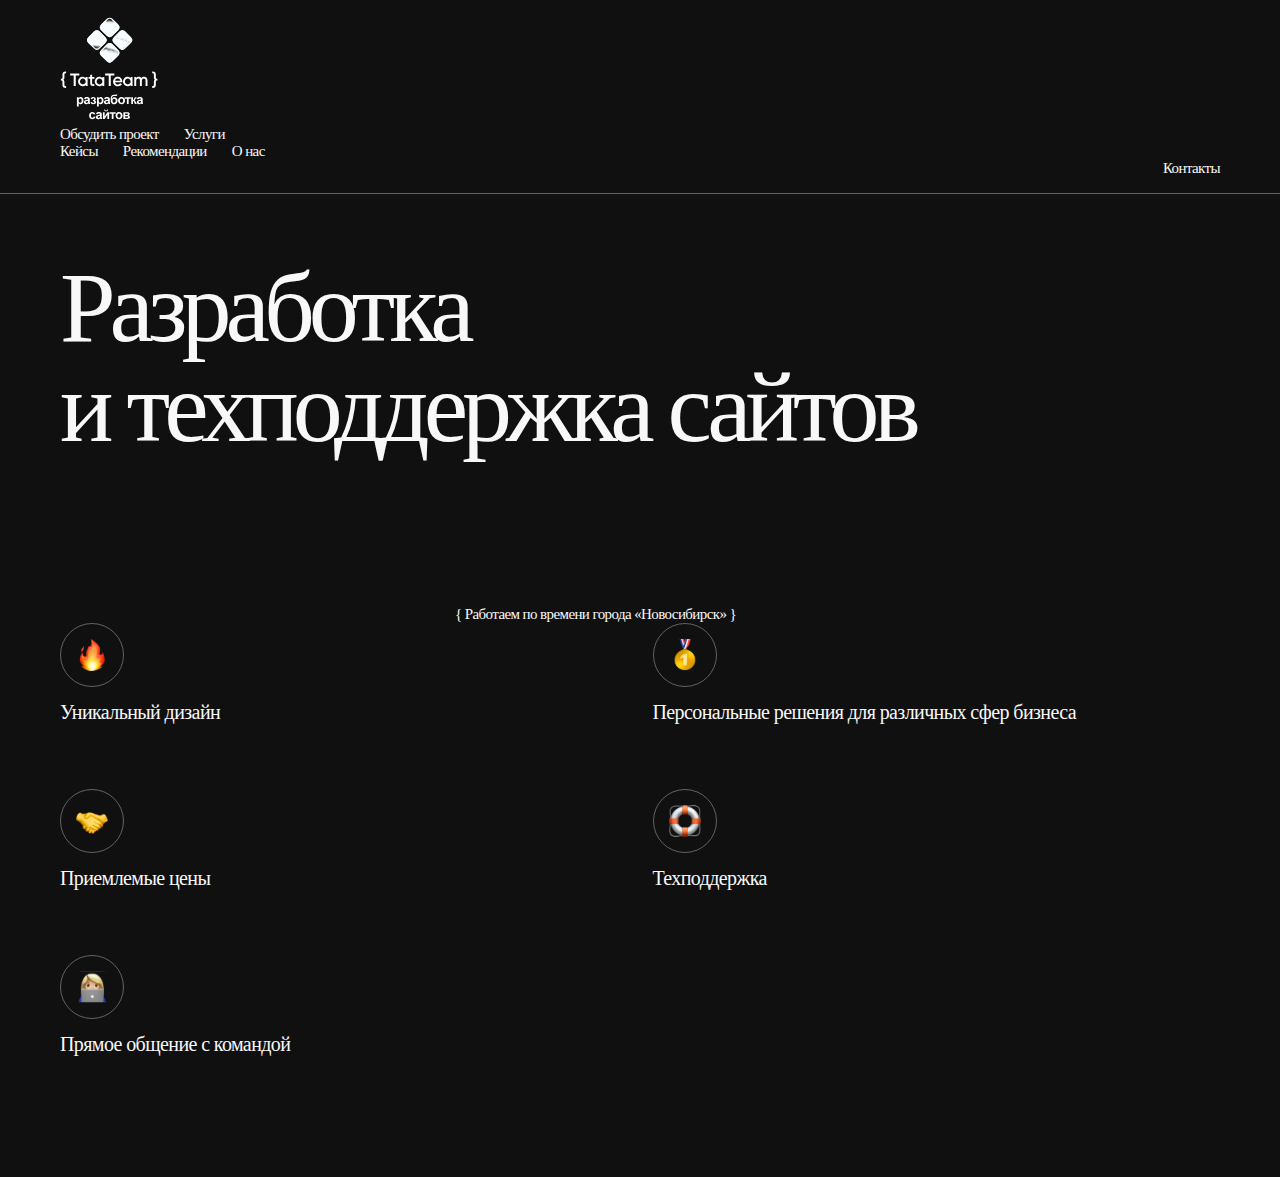
<file: main.html>
<!DOCTYPE html>
<html lang="ru">

<head>
    <meta charset="UTF-8">
    <meta name="viewport" content="width=device-width, initial-scale=1.0">
    <title>Команда ТАТА</title>
    <link rel="stylesheet" href="/assets/css/global.css">
    <link rel="stylesheet" href="/assets/css/main.css">
    <link rel="stylesheet" href="/assets/css/magnific-popup.css">
    <link rel="stylesheet" href="/assets/css/swiper-bundle.min.css" />
</head>

<body class="home">
    <header class="header">
        <div class="container">
            <div class="header-items grid-5">
                <div class="logo header-item">
                    <img src="/assets/img/logo-white.svg" alt="logo">
                </div>
                <nav class="menu1 header-item">
                    <ul class="d-flex">
                        <li>
                            <a href="">Обсудить проект</a>
                        </li>
                        <li>
                            <a href="">Услуги</a>
                        </li>
                    </ul>
                </nav>
                <div class="menu2 header-item">

                </div>
                <nav class="menu3 header-item">
                    <ul class="d-flex">
                        <li>
                            <a href="">Кейсы</a>
                        </li>
                        <li>
                            <a href="">Рекомендации</a>
                        </li>
                        <li>
                            <a href="">О нас</a>
                        </li>
                    </ul>
                </nav>
                <nav class="menu4 header-item">
                    <ul class="d-flex">
                        <li>
                            <a href="#">Контакты</a>
                        </li>
                    </ul>
                </nav>
            </div>
        </div>
    </header>
    <section class="main-screen">
        <div class="container">
            <div class="main-screen__items grid-5">
                <div class="main-screen__item">
                    <h1 class="main-title">Разработка<br>и техподдержка
                        сайтов</h1>
                    <span>{ Работаем по времени города «Новосибирск» }</span>
                </div>
                <div class="main-screen__item">
                    <ul>
                        <li>
                            <div class="main-screen__img">
                                <img src="/assets/img/icons/fire.svg" alt="icon">
                            </div>
                            <span>Уникальный дизайн</span>
                        </li>
                        <li>
                            <div class="main-screen__img">
                                <img src="/assets/img/icons/medal.svg" alt="icon">
                            </div>
                            <span>Персональные решения для различных сфер бизнеса</span>
                        </li>
                        <li>
                            <div class="main-screen__img">
                                <img src="/assets/img/icons/hi.svg" alt="icon">
                            </div>
                            <span>Приемлемые цены</span>
                        </li>
                        <li>
                            <div class="main-screen__img">
                                <img src="/assets/img/icons/support.svg" alt="icon">
                            </div>
                            <span>Техподдержка</span>
                        </li>
                        <li>
                            <div class="main-screen__img">
                                <img src="/assets/img/icons/dev.svg" alt="icon">
                            </div>
                            <span>Прямое общение с командой</span>
                        </li>
                    </ul>
                </div>
            </div>
        </div>
    </section>
    <footer></footer>
    <script src="https://cdn.jsdelivr.net/npm/jquery@3.5.1/dist/jquery.min.js"></script>
    <script src="/assets/js/swiper-bundle.min.js"></script>
    <script src="/assets/js/magnific-popup.min.js"></script>
    <script src="/assets/js/main.js"></script>
</body>

</html>
</file>
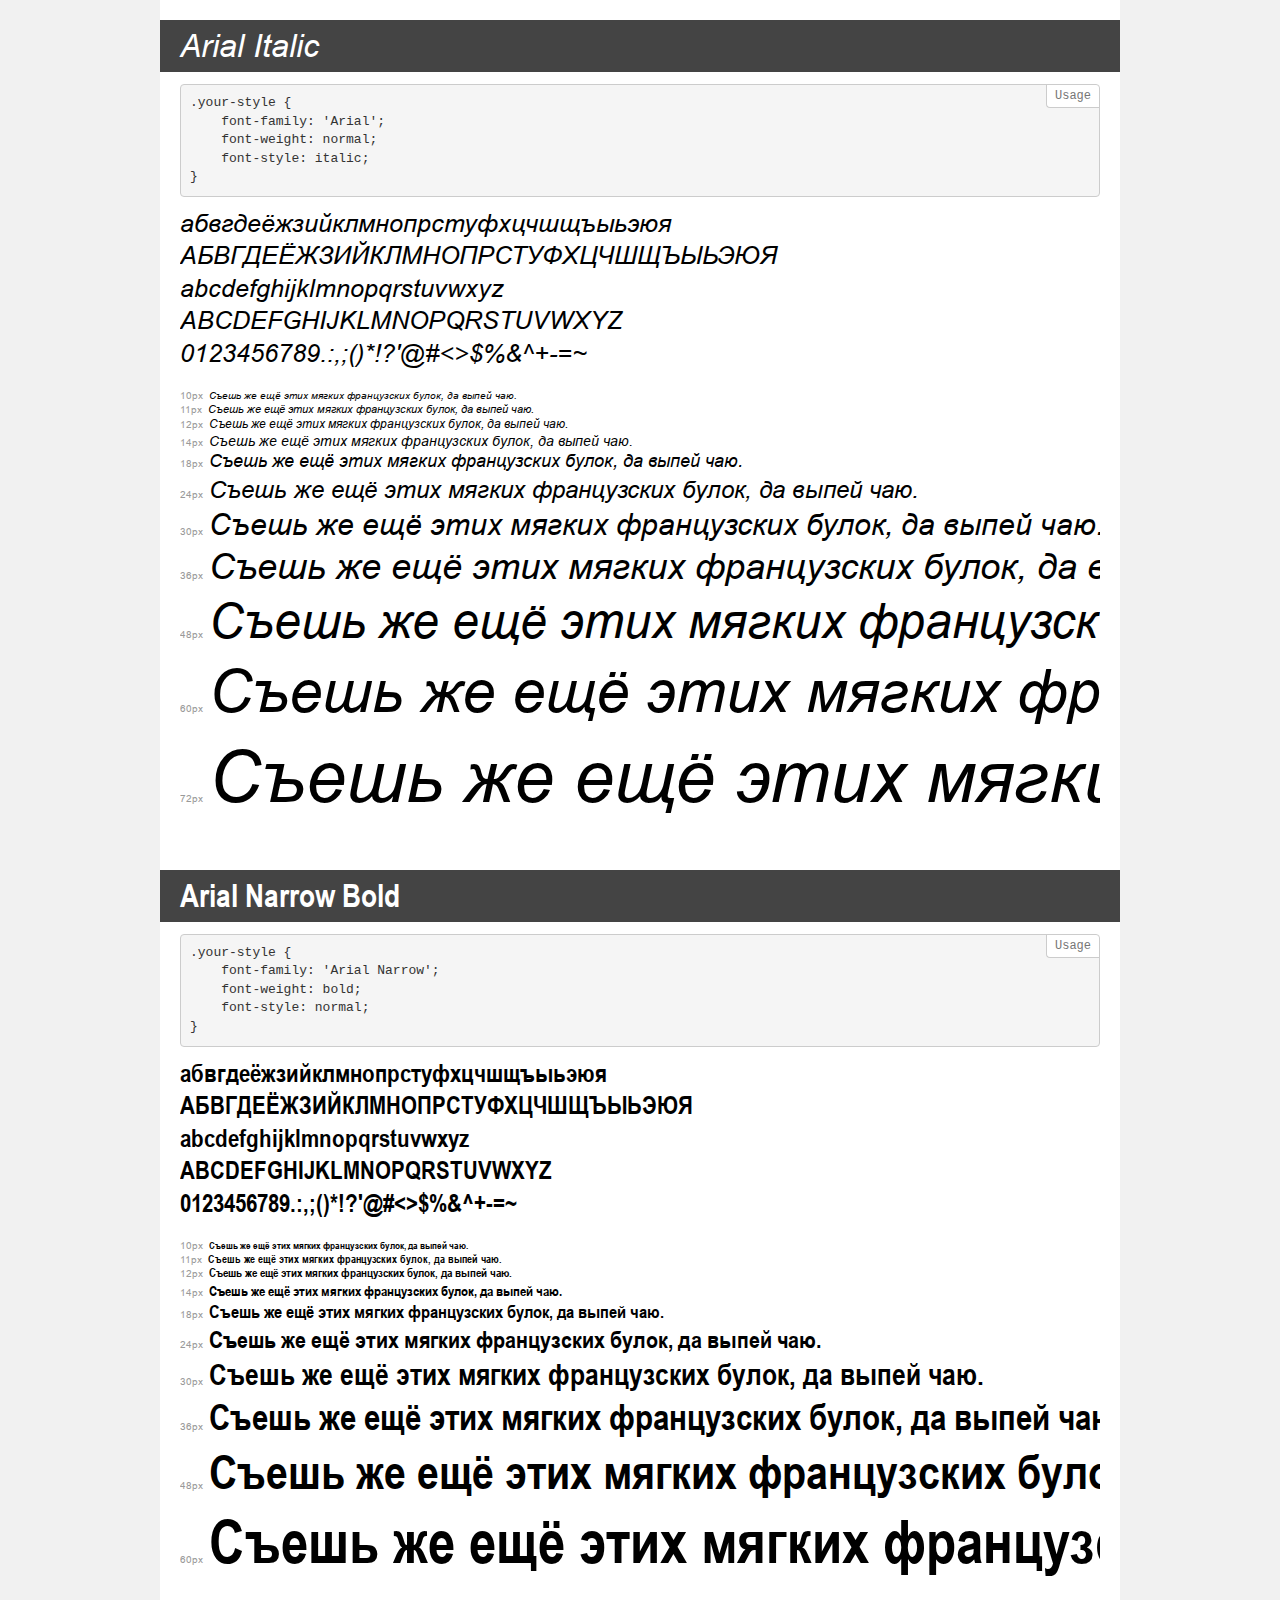
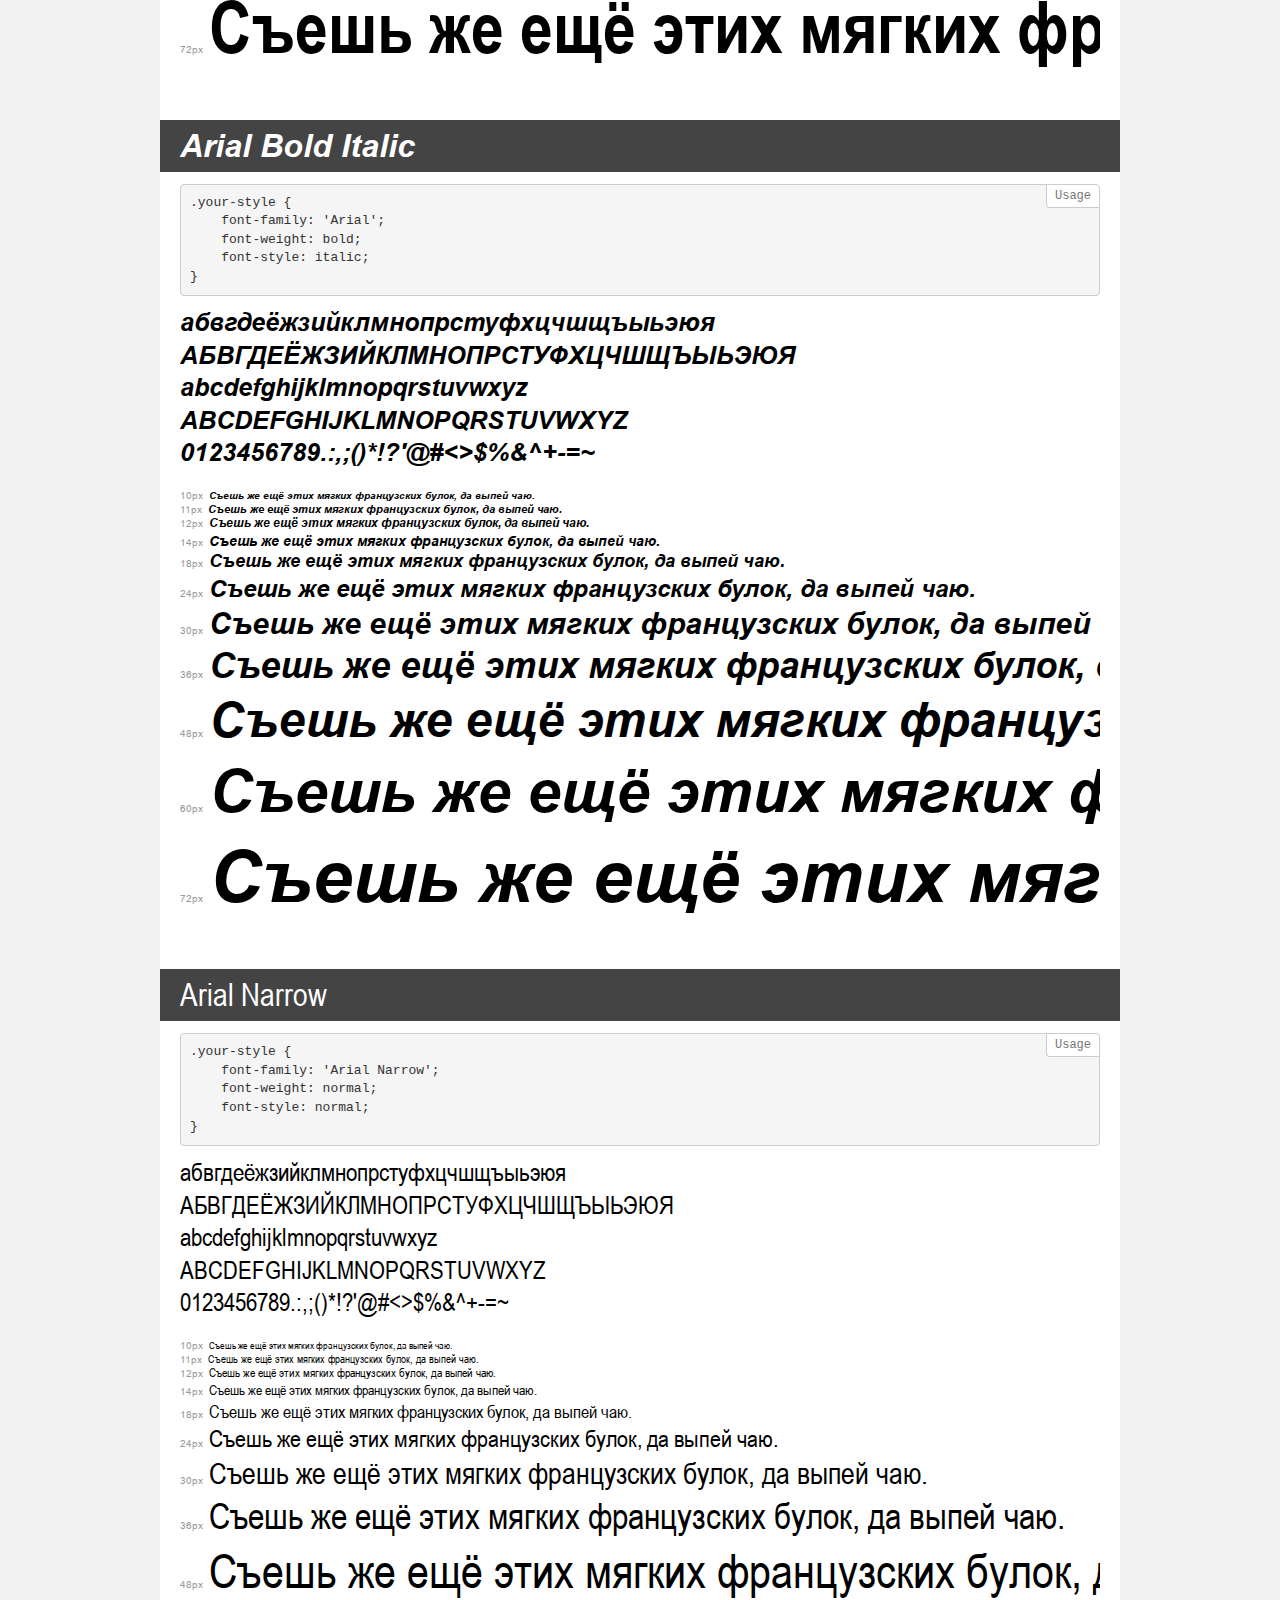
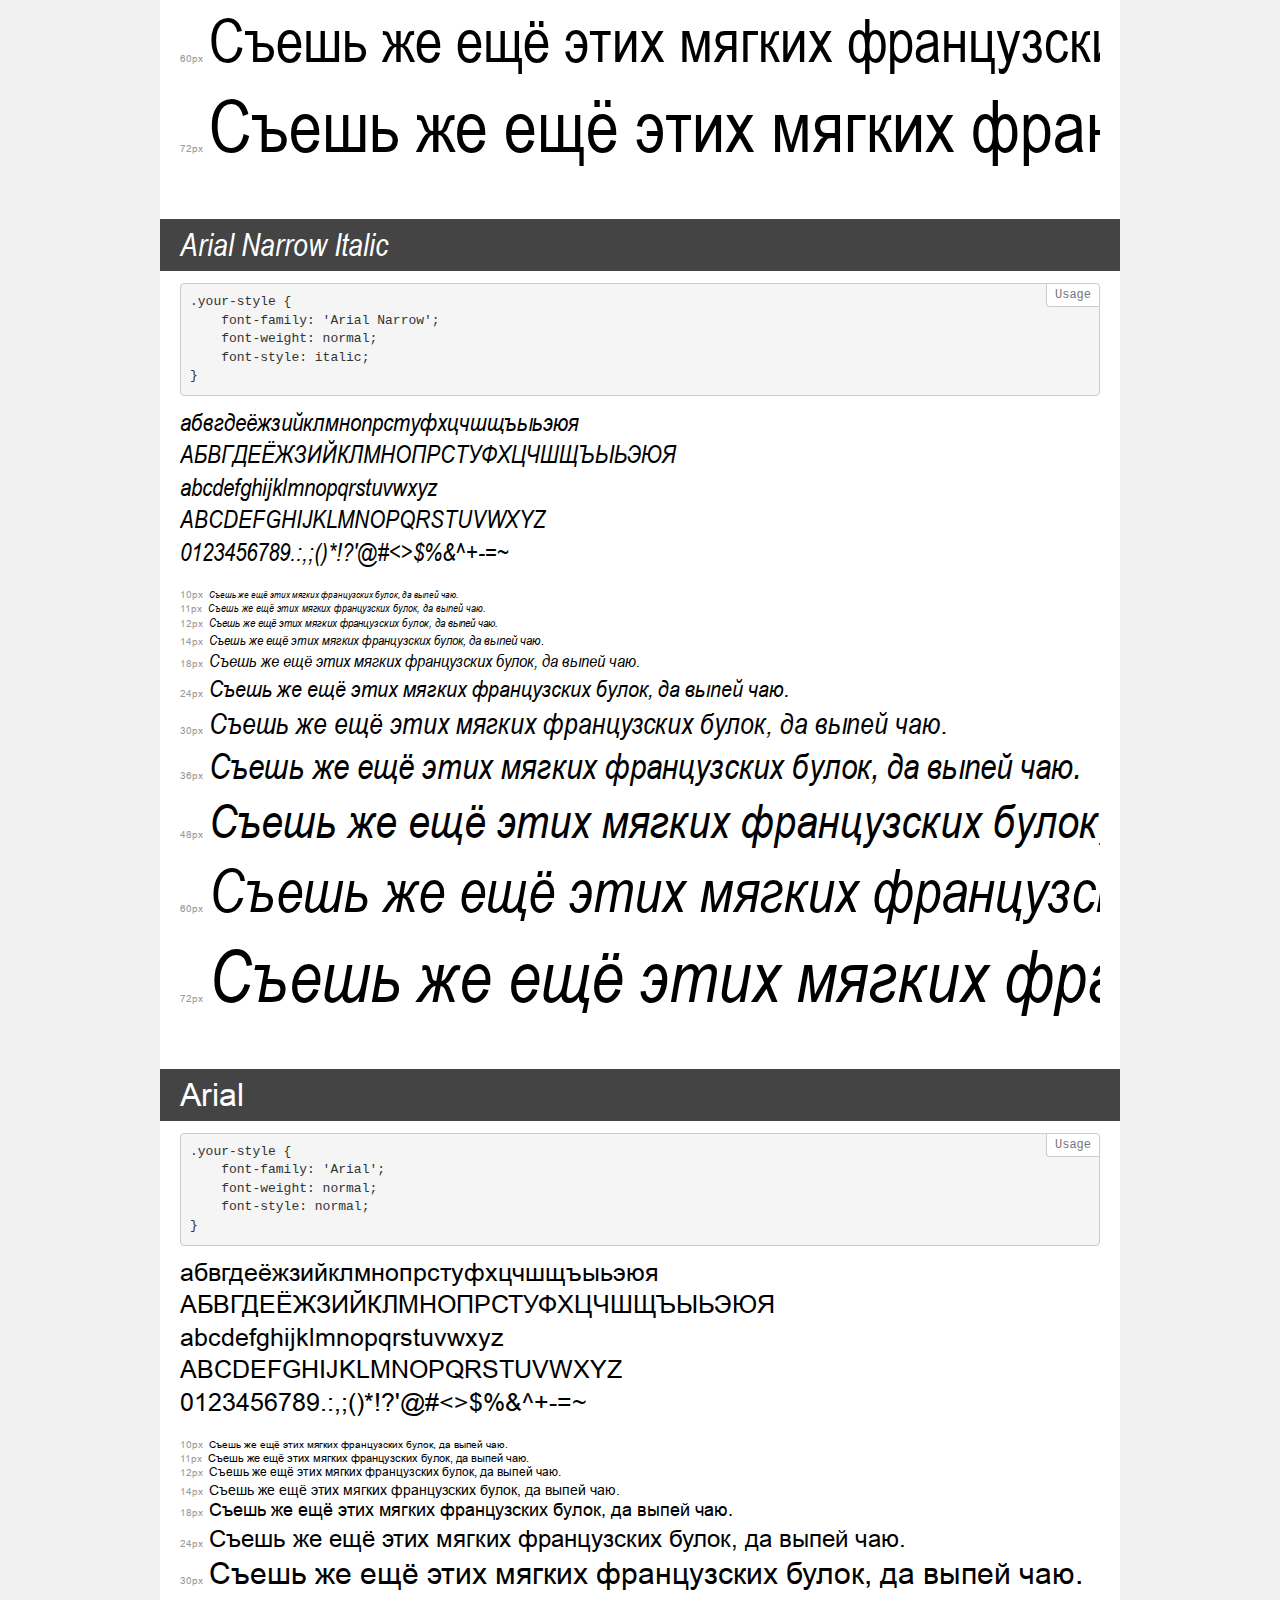
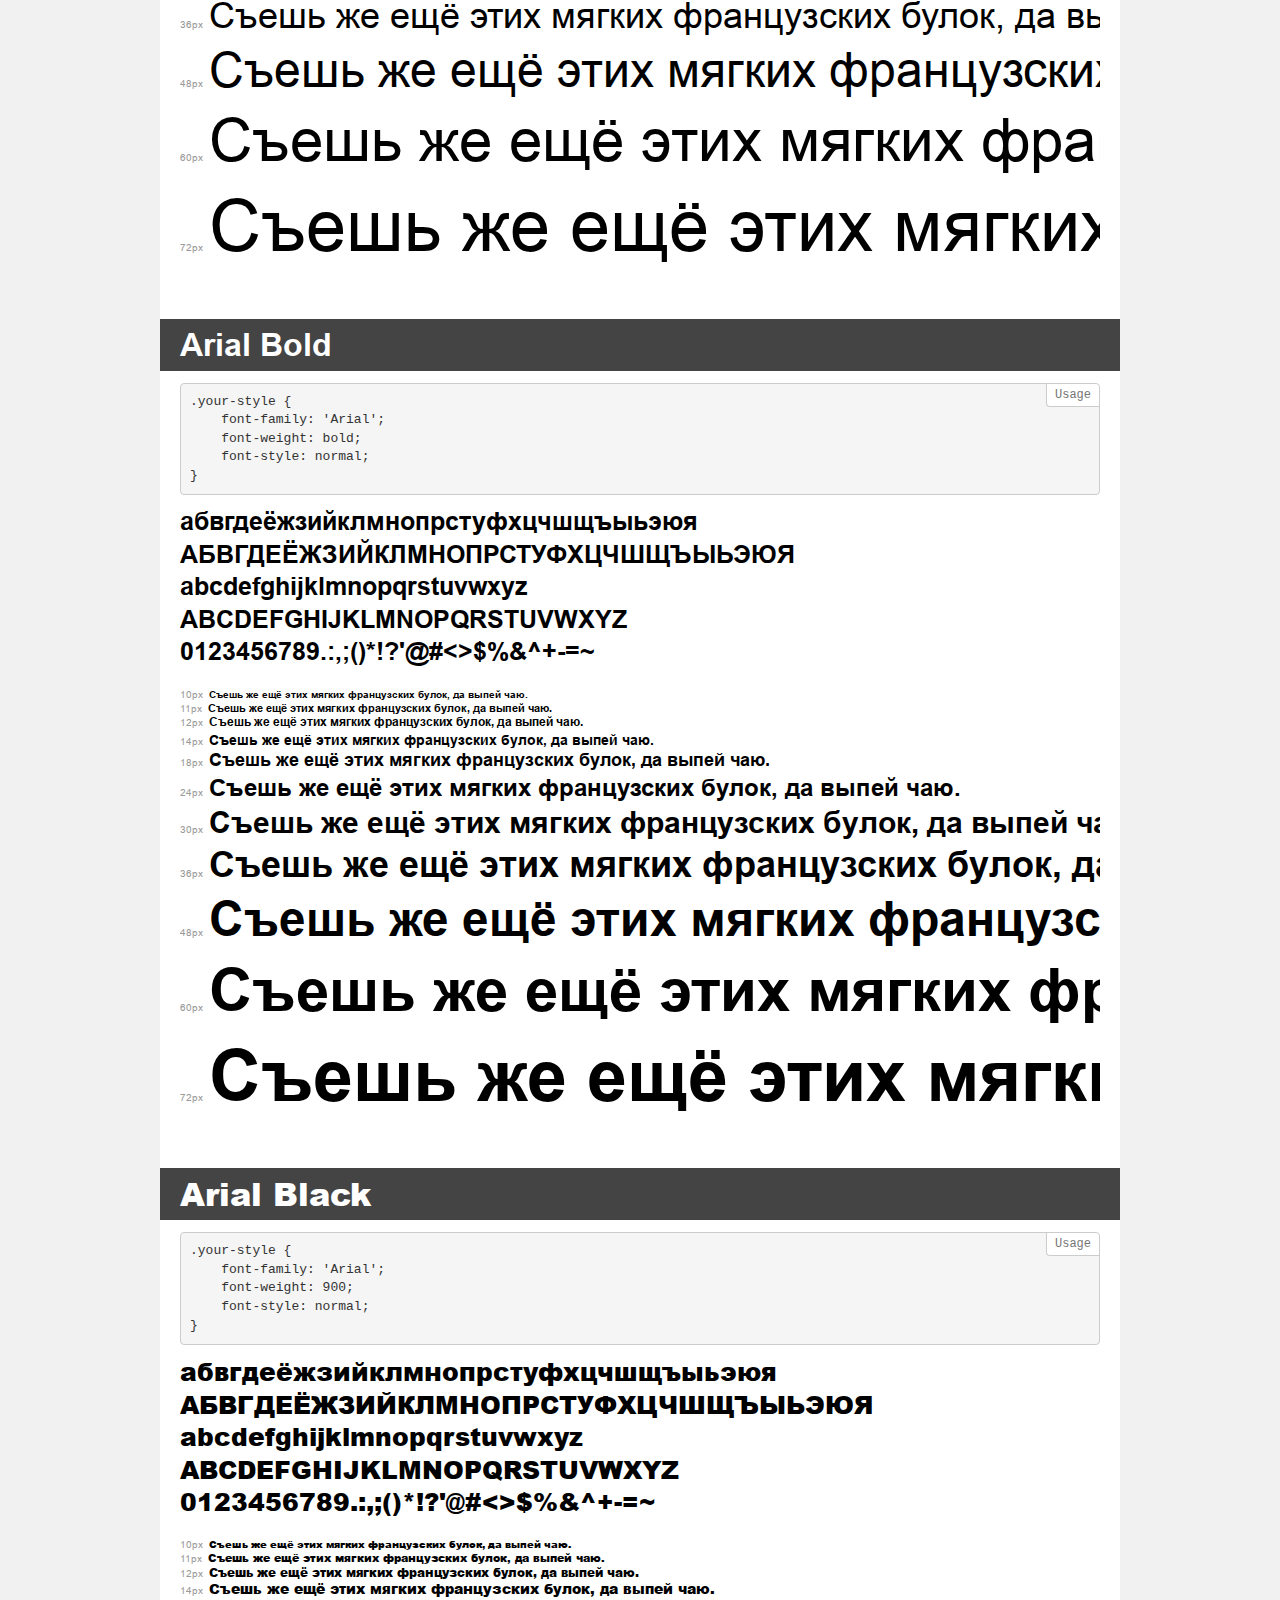
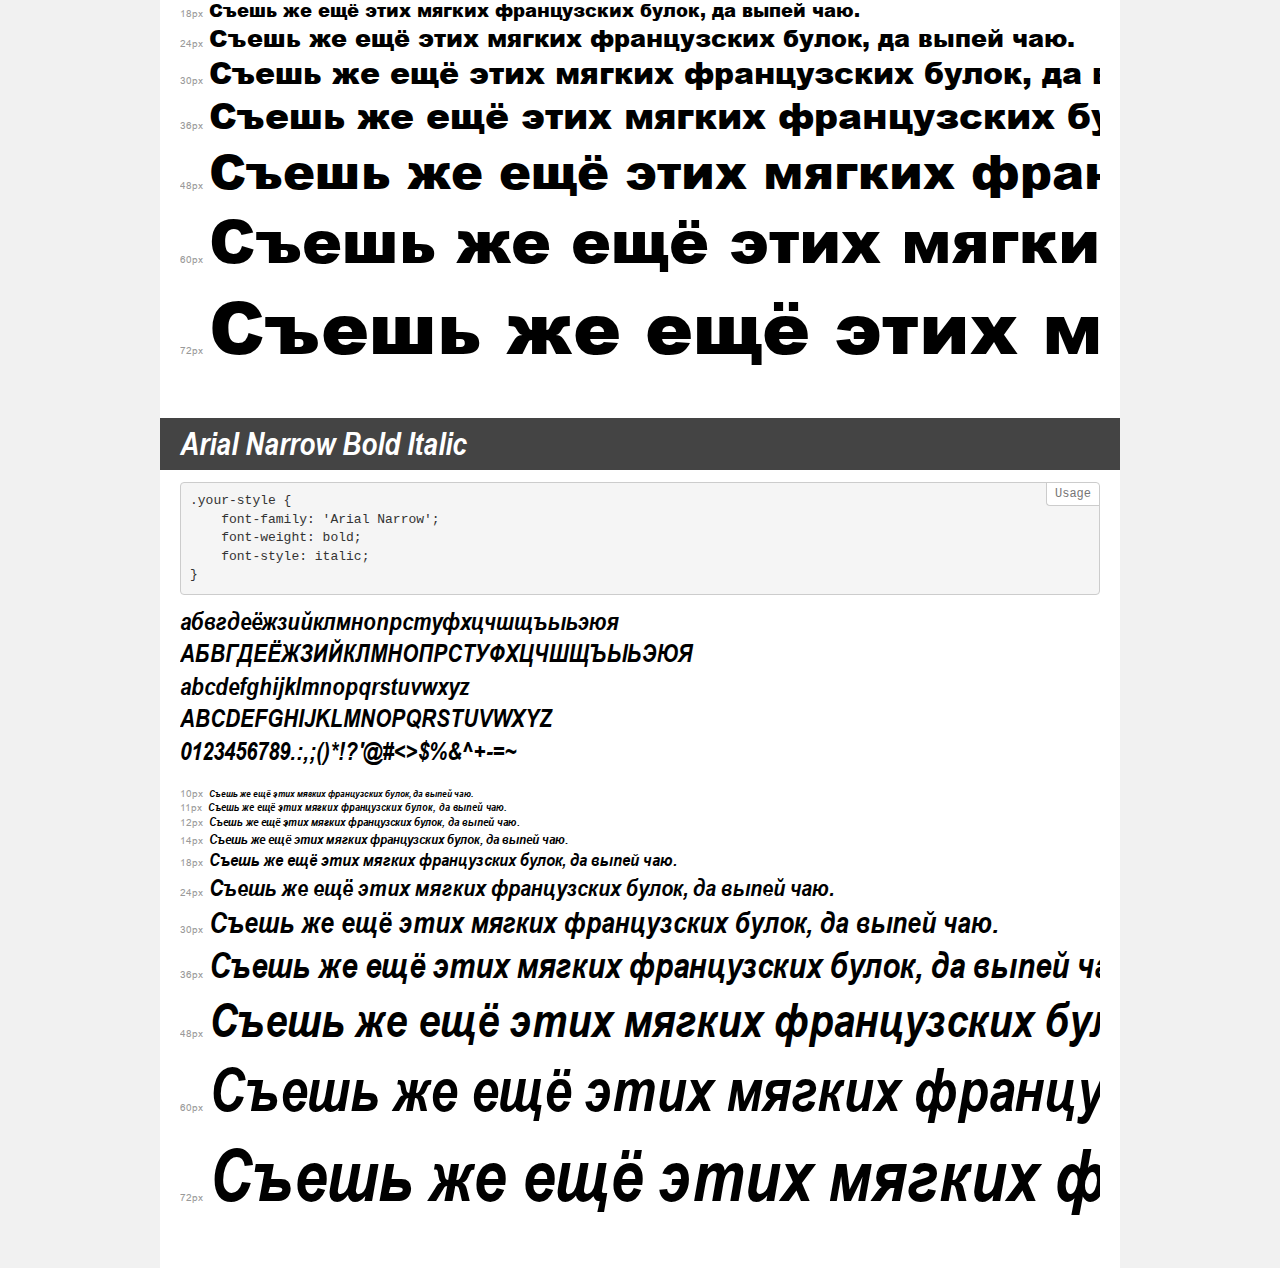
<file: assets/fonts/Arial-1/demo.html>
<!DOCTYPE html>
<html>
<head>
	<meta charset="utf-8">
	<meta http-equiv="X-UA-Compatible" content="IE=edge">
	<meta name="viewport" content="width=device-width, initial-scale=1">
	<meta name="robots" content="noindex, noarchive">
	<title>Transfonter demo</title>
	<link href="stylesheet.css" rel="stylesheet">
	<style>
		/*
		http://meyerweb.com/eric/tools/css/reset/
		v2.0 | 20110126
		License: none (public domain)
		*/
		html, body, div, span, applet, object, iframe,
		h1, h2, h3, h4, h5, h6, p, blockquote, pre,
		a, abbr, acronym, address, big, cite, code,
		del, dfn, em, img, ins, kbd, q, s, samp,
		small, strike, strong, sub, sup, tt, var,
		b, u, i, center,
		dl, dt, dd, ol, ul, li,
		fieldset, form, label, legend,
		table, caption, tbody, tfoot, thead, tr, th, td,
		article, aside, canvas, details, embed,
		figure, figcaption, footer, header, hgroup,
		menu, nav, output, ruby, section, summary,
		time, mark, audio, video {
			margin: 0;
			padding: 0;
			border: 0;
			font-size: 100%;
			font: inherit;
			vertical-align: baseline;
		}
		/* HTML5 display-role reset for older browsers */
		article, aside, details, figcaption, figure,
		footer, header, hgroup, menu, nav, section {
			display: block;
		}
		body {
			line-height: 1;
		}
		ol, ul {
			list-style: none;
		}
		blockquote, q {
			quotes: none;
		}
		blockquote:before, blockquote:after,
		q:before, q:after {
			content: '';
			content: none;
		}
		table {
			border-collapse: collapse;
			border-spacing: 0;
		}
		/* common styles */
		body {
			background: #f1f1f1;
			color: #000;
		}
		.page {
			background: #fff;
			width: 920px;
			margin: 0 auto;
			padding: 20px 20px 0 20px;
			overflow: hidden;
		}
		.font-container {
			overflow-x: auto;
			overflow-y: hidden;
			margin-bottom: 40px;
			line-height: 1.3;
			white-space: nowrap;
			padding-bottom: 5px;
		}
		h1 {
			position: relative;
			background: #444;
			font-size: 32px;
			color: #fff;
			padding: 10px 20px;
			margin: 0 -20px 12px -20px;
		}
		.letters {
			font-size: 25px;
			margin-bottom: 20px;
		}
		.s10:before {
			content: '10px';
		}
		.s11:before {
			content: '11px';
		}
		.s12:before {
			content: '12px';
		}
		.s14:before {
			content: '14px';
		}
		.s18:before {
			content: '18px';
		}
		.s24:before {
			content: '24px';
		}
		.s30:before {
			content: '30px';
		}
		.s36:before {
			content: '36px';
		}
		.s48:before {
			content: '48px';
		}
		.s60:before {
			content: '60px';
		}
		.s72:before {
			content: '72px';
		}
		.s10:before, .s11:before, .s12:before, .s14:before,
		.s18:before, .s24:before, .s30:before, .s36:before,
		.s48:before, .s60:before, .s72:before {
			font-family: Arial, sans-serif;
			font-size: 10px;
			font-weight: normal;
			font-style: normal;
			color: #999;
			padding-right: 6px;
		}
		pre {
			display: block;
			position: relative;
			padding: 9px;
			margin: 0 0 10px;
			font-family: Monaco, Menlo, Consolas, "Courier New", monospace !important;
			font-size: 13px;
			line-height: 1.428571429;
			color: #333;
			font-weight: normal !important;
			font-style: normal !important;
			background-color: #f5f5f5;
			border: 1px solid #ccc;
			overflow-x: auto;
			border-radius: 4px;
		}
		pre:after {
			display: block;
			position: absolute;
			right: 0;
			top: 0;
			content: 'Usage';
			line-height: 1;
			padding: 5px 8px;
			font-size: 12px;
			color: #767676;
			background-color: #fff;
			border: 1px solid #ccc;
			border-right: none;
			border-top: none;
			border-radius: 0 4px 0 4px;
			z-index: 10;
		}
		/* responsive */
		@media (max-width: 959px) {
			.page {
				width: auto;
				margin: 0;
			}
		}
	</style>
</head>
<body>
<div class="page">
	<div class="demo" style="font-family: 'Arial'; font-weight: normal; font-style: italic;">
		<h1>Arial Italic</h1>
		<pre>.your-style {
    font-family: 'Arial';
    font-weight: normal;
    font-style: italic;
}</pre>
		<div class="font-container">
			<p class="letters">
				абвгдеёжзийклмнопрстуфхцчшщъыьэюя <br />
				АБВГДЕЁЖЗИЙКЛМНОПРСТУФХЦЧШЩЪЫЬЭЮЯ <br />
				abcdefghijklmnopqrstuvwxyz <br />
				ABCDEFGHIJKLMNOPQRSTUVWXYZ <br />				0123456789.:,;()*!?'@#<>$%&^+-=~
			</p>
			<p class="s10" style="font-size: 10px;">Съешь же ещё этих мягких французских булок, да выпей чаю.</p>
			<p class="s11" style="font-size: 11px;">Съешь же ещё этих мягких французских булок, да выпей чаю.</p>
			<p class="s12" style="font-size: 12px;">Съешь же ещё этих мягких французских булок, да выпей чаю.</p>
			<p class="s14" style="font-size: 14px;">Съешь же ещё этих мягких французских булок, да выпей чаю.</p>
			<p class="s18" style="font-size: 18px;">Съешь же ещё этих мягких французских булок, да выпей чаю.</p>
			<p class="s24" style="font-size: 24px;">Съешь же ещё этих мягких французских булок, да выпей чаю.</p>
			<p class="s30" style="font-size: 30px;">Съешь же ещё этих мягких французских булок, да выпей чаю.</p>
			<p class="s36" style="font-size: 36px;">Съешь же ещё этих мягких французских булок, да выпей чаю.</p>
			<p class="s48" style="font-size: 48px;">Съешь же ещё этих мягких французских булок, да выпей чаю.</p>
			<p class="s60" style="font-size: 60px;">Съешь же ещё этих мягких французских булок, да выпей чаю.</p>
			<p class="s72" style="font-size: 72px;">Съешь же ещё этих мягких французских булок, да выпей чаю.</p>
		</div>
	</div>
	<div class="demo" style="font-family: 'Arial Narrow'; font-weight: bold; font-style: normal;">
		<h1>Arial Narrow Bold</h1>
		<pre>.your-style {
    font-family: 'Arial Narrow';
    font-weight: bold;
    font-style: normal;
}</pre>
		<div class="font-container">
			<p class="letters">
				абвгдеёжзийклмнопрстуфхцчшщъыьэюя <br />
				АБВГДЕЁЖЗИЙКЛМНОПРСТУФХЦЧШЩЪЫЬЭЮЯ <br />
				abcdefghijklmnopqrstuvwxyz <br />
				ABCDEFGHIJKLMNOPQRSTUVWXYZ <br />				0123456789.:,;()*!?'@#<>$%&^+-=~
			</p>
			<p class="s10" style="font-size: 10px;">Съешь же ещё этих мягких французских булок, да выпей чаю.</p>
			<p class="s11" style="font-size: 11px;">Съешь же ещё этих мягких французских булок, да выпей чаю.</p>
			<p class="s12" style="font-size: 12px;">Съешь же ещё этих мягких французских булок, да выпей чаю.</p>
			<p class="s14" style="font-size: 14px;">Съешь же ещё этих мягких французских булок, да выпей чаю.</p>
			<p class="s18" style="font-size: 18px;">Съешь же ещё этих мягких французских булок, да выпей чаю.</p>
			<p class="s24" style="font-size: 24px;">Съешь же ещё этих мягких французских булок, да выпей чаю.</p>
			<p class="s30" style="font-size: 30px;">Съешь же ещё этих мягких французских булок, да выпей чаю.</p>
			<p class="s36" style="font-size: 36px;">Съешь же ещё этих мягких французских булок, да выпей чаю.</p>
			<p class="s48" style="font-size: 48px;">Съешь же ещё этих мягких французских булок, да выпей чаю.</p>
			<p class="s60" style="font-size: 60px;">Съешь же ещё этих мягких французских булок, да выпей чаю.</p>
			<p class="s72" style="font-size: 72px;">Съешь же ещё этих мягких французских булок, да выпей чаю.</p>
		</div>
	</div>
	<div class="demo" style="font-family: 'Arial'; font-weight: bold; font-style: italic;">
		<h1>Arial Bold Italic</h1>
		<pre>.your-style {
    font-family: 'Arial';
    font-weight: bold;
    font-style: italic;
}</pre>
		<div class="font-container">
			<p class="letters">
				абвгдеёжзийклмнопрстуфхцчшщъыьэюя <br />
				АБВГДЕЁЖЗИЙКЛМНОПРСТУФХЦЧШЩЪЫЬЭЮЯ <br />
				abcdefghijklmnopqrstuvwxyz <br />
				ABCDEFGHIJKLMNOPQRSTUVWXYZ <br />				0123456789.:,;()*!?'@#<>$%&^+-=~
			</p>
			<p class="s10" style="font-size: 10px;">Съешь же ещё этих мягких французских булок, да выпей чаю.</p>
			<p class="s11" style="font-size: 11px;">Съешь же ещё этих мягких французских булок, да выпей чаю.</p>
			<p class="s12" style="font-size: 12px;">Съешь же ещё этих мягких французских булок, да выпей чаю.</p>
			<p class="s14" style="font-size: 14px;">Съешь же ещё этих мягких французских булок, да выпей чаю.</p>
			<p class="s18" style="font-size: 18px;">Съешь же ещё этих мягких французских булок, да выпей чаю.</p>
			<p class="s24" style="font-size: 24px;">Съешь же ещё этих мягких французских булок, да выпей чаю.</p>
			<p class="s30" style="font-size: 30px;">Съешь же ещё этих мягких французских булок, да выпей чаю.</p>
			<p class="s36" style="font-size: 36px;">Съешь же ещё этих мягких французских булок, да выпей чаю.</p>
			<p class="s48" style="font-size: 48px;">Съешь же ещё этих мягких французских булок, да выпей чаю.</p>
			<p class="s60" style="font-size: 60px;">Съешь же ещё этих мягких французских булок, да выпей чаю.</p>
			<p class="s72" style="font-size: 72px;">Съешь же ещё этих мягких французских булок, да выпей чаю.</p>
		</div>
	</div>
	<div class="demo" style="font-family: 'Arial Narrow'; font-weight: normal; font-style: normal;">
		<h1>Arial Narrow</h1>
		<pre>.your-style {
    font-family: 'Arial Narrow';
    font-weight: normal;
    font-style: normal;
}</pre>
		<div class="font-container">
			<p class="letters">
				абвгдеёжзийклмнопрстуфхцчшщъыьэюя <br />
				АБВГДЕЁЖЗИЙКЛМНОПРСТУФХЦЧШЩЪЫЬЭЮЯ <br />
				abcdefghijklmnopqrstuvwxyz <br />
				ABCDEFGHIJKLMNOPQRSTUVWXYZ <br />				0123456789.:,;()*!?'@#<>$%&^+-=~
			</p>
			<p class="s10" style="font-size: 10px;">Съешь же ещё этих мягких французских булок, да выпей чаю.</p>
			<p class="s11" style="font-size: 11px;">Съешь же ещё этих мягких французских булок, да выпей чаю.</p>
			<p class="s12" style="font-size: 12px;">Съешь же ещё этих мягких французских булок, да выпей чаю.</p>
			<p class="s14" style="font-size: 14px;">Съешь же ещё этих мягких французских булок, да выпей чаю.</p>
			<p class="s18" style="font-size: 18px;">Съешь же ещё этих мягких французских булок, да выпей чаю.</p>
			<p class="s24" style="font-size: 24px;">Съешь же ещё этих мягких французских булок, да выпей чаю.</p>
			<p class="s30" style="font-size: 30px;">Съешь же ещё этих мягких французских булок, да выпей чаю.</p>
			<p class="s36" style="font-size: 36px;">Съешь же ещё этих мягких французских булок, да выпей чаю.</p>
			<p class="s48" style="font-size: 48px;">Съешь же ещё этих мягких французских булок, да выпей чаю.</p>
			<p class="s60" style="font-size: 60px;">Съешь же ещё этих мягких французских булок, да выпей чаю.</p>
			<p class="s72" style="font-size: 72px;">Съешь же ещё этих мягких французских булок, да выпей чаю.</p>
		</div>
	</div>
	<div class="demo" style="font-family: 'Arial Narrow'; font-weight: normal; font-style: italic;">
		<h1>Arial Narrow Italic</h1>
		<pre>.your-style {
    font-family: 'Arial Narrow';
    font-weight: normal;
    font-style: italic;
}</pre>
		<div class="font-container">
			<p class="letters">
				абвгдеёжзийклмнопрстуфхцчшщъыьэюя <br />
				АБВГДЕЁЖЗИЙКЛМНОПРСТУФХЦЧШЩЪЫЬЭЮЯ <br />
				abcdefghijklmnopqrstuvwxyz <br />
				ABCDEFGHIJKLMNOPQRSTUVWXYZ <br />				0123456789.:,;()*!?'@#<>$%&^+-=~
			</p>
			<p class="s10" style="font-size: 10px;">Съешь же ещё этих мягких французских булок, да выпей чаю.</p>
			<p class="s11" style="font-size: 11px;">Съешь же ещё этих мягких французских булок, да выпей чаю.</p>
			<p class="s12" style="font-size: 12px;">Съешь же ещё этих мягких французских булок, да выпей чаю.</p>
			<p class="s14" style="font-size: 14px;">Съешь же ещё этих мягких французских булок, да выпей чаю.</p>
			<p class="s18" style="font-size: 18px;">Съешь же ещё этих мягких французских булок, да выпей чаю.</p>
			<p class="s24" style="font-size: 24px;">Съешь же ещё этих мягких французских булок, да выпей чаю.</p>
			<p class="s30" style="font-size: 30px;">Съешь же ещё этих мягких французских булок, да выпей чаю.</p>
			<p class="s36" style="font-size: 36px;">Съешь же ещё этих мягких французских булок, да выпей чаю.</p>
			<p class="s48" style="font-size: 48px;">Съешь же ещё этих мягких французских булок, да выпей чаю.</p>
			<p class="s60" style="font-size: 60px;">Съешь же ещё этих мягких французских булок, да выпей чаю.</p>
			<p class="s72" style="font-size: 72px;">Съешь же ещё этих мягких французских булок, да выпей чаю.</p>
		</div>
	</div>
	<div class="demo" style="font-family: 'Arial'; font-weight: normal; font-style: normal;">
		<h1>Arial</h1>
		<pre>.your-style {
    font-family: 'Arial';
    font-weight: normal;
    font-style: normal;
}</pre>
		<div class="font-container">
			<p class="letters">
				абвгдеёжзийклмнопрстуфхцчшщъыьэюя <br />
				АБВГДЕЁЖЗИЙКЛМНОПРСТУФХЦЧШЩЪЫЬЭЮЯ <br />
				abcdefghijklmnopqrstuvwxyz <br />
				ABCDEFGHIJKLMNOPQRSTUVWXYZ <br />				0123456789.:,;()*!?'@#<>$%&^+-=~
			</p>
			<p class="s10" style="font-size: 10px;">Съешь же ещё этих мягких французских булок, да выпей чаю.</p>
			<p class="s11" style="font-size: 11px;">Съешь же ещё этих мягких французских булок, да выпей чаю.</p>
			<p class="s12" style="font-size: 12px;">Съешь же ещё этих мягких французских булок, да выпей чаю.</p>
			<p class="s14" style="font-size: 14px;">Съешь же ещё этих мягких французских булок, да выпей чаю.</p>
			<p class="s18" style="font-size: 18px;">Съешь же ещё этих мягких французских булок, да выпей чаю.</p>
			<p class="s24" style="font-size: 24px;">Съешь же ещё этих мягких французских булок, да выпей чаю.</p>
			<p class="s30" style="font-size: 30px;">Съешь же ещё этих мягких французских булок, да выпей чаю.</p>
			<p class="s36" style="font-size: 36px;">Съешь же ещё этих мягких французских булок, да выпей чаю.</p>
			<p class="s48" style="font-size: 48px;">Съешь же ещё этих мягких французских булок, да выпей чаю.</p>
			<p class="s60" style="font-size: 60px;">Съешь же ещё этих мягких французских булок, да выпей чаю.</p>
			<p class="s72" style="font-size: 72px;">Съешь же ещё этих мягких французских булок, да выпей чаю.</p>
		</div>
	</div>
	<div class="demo" style="font-family: 'Arial'; font-weight: bold; font-style: normal;">
		<h1>Arial Bold</h1>
		<pre>.your-style {
    font-family: 'Arial';
    font-weight: bold;
    font-style: normal;
}</pre>
		<div class="font-container">
			<p class="letters">
				абвгдеёжзийклмнопрстуфхцчшщъыьэюя <br />
				АБВГДЕЁЖЗИЙКЛМНОПРСТУФХЦЧШЩЪЫЬЭЮЯ <br />
				abcdefghijklmnopqrstuvwxyz <br />
				ABCDEFGHIJKLMNOPQRSTUVWXYZ <br />				0123456789.:,;()*!?'@#<>$%&^+-=~
			</p>
			<p class="s10" style="font-size: 10px;">Съешь же ещё этих мягких французских булок, да выпей чаю.</p>
			<p class="s11" style="font-size: 11px;">Съешь же ещё этих мягких французских булок, да выпей чаю.</p>
			<p class="s12" style="font-size: 12px;">Съешь же ещё этих мягких французских булок, да выпей чаю.</p>
			<p class="s14" style="font-size: 14px;">Съешь же ещё этих мягких французских булок, да выпей чаю.</p>
			<p class="s18" style="font-size: 18px;">Съешь же ещё этих мягких французских булок, да выпей чаю.</p>
			<p class="s24" style="font-size: 24px;">Съешь же ещё этих мягких французских булок, да выпей чаю.</p>
			<p class="s30" style="font-size: 30px;">Съешь же ещё этих мягких французских булок, да выпей чаю.</p>
			<p class="s36" style="font-size: 36px;">Съешь же ещё этих мягких французских булок, да выпей чаю.</p>
			<p class="s48" style="font-size: 48px;">Съешь же ещё этих мягких французских булок, да выпей чаю.</p>
			<p class="s60" style="font-size: 60px;">Съешь же ещё этих мягких французских булок, да выпей чаю.</p>
			<p class="s72" style="font-size: 72px;">Съешь же ещё этих мягких французских булок, да выпей чаю.</p>
		</div>
	</div>
	<div class="demo" style="font-family: 'Arial'; font-weight: 900; font-style: normal;">
		<h1>Arial Black</h1>
		<pre>.your-style {
    font-family: 'Arial';
    font-weight: 900;
    font-style: normal;
}</pre>
		<div class="font-container">
			<p class="letters">
				абвгдеёжзийклмнопрстуфхцчшщъыьэюя <br />
				АБВГДЕЁЖЗИЙКЛМНОПРСТУФХЦЧШЩЪЫЬЭЮЯ <br />
				abcdefghijklmnopqrstuvwxyz <br />
				ABCDEFGHIJKLMNOPQRSTUVWXYZ <br />				0123456789.:,;()*!?'@#<>$%&^+-=~
			</p>
			<p class="s10" style="font-size: 10px;">Съешь же ещё этих мягких французских булок, да выпей чаю.</p>
			<p class="s11" style="font-size: 11px;">Съешь же ещё этих мягких французских булок, да выпей чаю.</p>
			<p class="s12" style="font-size: 12px;">Съешь же ещё этих мягких французских булок, да выпей чаю.</p>
			<p class="s14" style="font-size: 14px;">Съешь же ещё этих мягких французских булок, да выпей чаю.</p>
			<p class="s18" style="font-size: 18px;">Съешь же ещё этих мягких французских булок, да выпей чаю.</p>
			<p class="s24" style="font-size: 24px;">Съешь же ещё этих мягких французских булок, да выпей чаю.</p>
			<p class="s30" style="font-size: 30px;">Съешь же ещё этих мягких французских булок, да выпей чаю.</p>
			<p class="s36" style="font-size: 36px;">Съешь же ещё этих мягких французских булок, да выпей чаю.</p>
			<p class="s48" style="font-size: 48px;">Съешь же ещё этих мягких французских булок, да выпей чаю.</p>
			<p class="s60" style="font-size: 60px;">Съешь же ещё этих мягких французских булок, да выпей чаю.</p>
			<p class="s72" style="font-size: 72px;">Съешь же ещё этих мягких французских булок, да выпей чаю.</p>
		</div>
	</div>
	<div class="demo" style="font-family: 'Arial Narrow'; font-weight: bold; font-style: italic;">
		<h1>Arial Narrow Bold Italic</h1>
		<pre>.your-style {
    font-family: 'Arial Narrow';
    font-weight: bold;
    font-style: italic;
}</pre>
		<div class="font-container">
			<p class="letters">
				абвгдеёжзийклмнопрстуфхцчшщъыьэюя <br />
				АБВГДЕЁЖЗИЙКЛМНОПРСТУФХЦЧШЩЪЫЬЭЮЯ <br />
				abcdefghijklmnopqrstuvwxyz <br />
				ABCDEFGHIJKLMNOPQRSTUVWXYZ <br />				0123456789.:,;()*!?'@#<>$%&^+-=~
			</p>
			<p class="s10" style="font-size: 10px;">Съешь же ещё этих мягких французских булок, да выпей чаю.</p>
			<p class="s11" style="font-size: 11px;">Съешь же ещё этих мягких французских булок, да выпей чаю.</p>
			<p class="s12" style="font-size: 12px;">Съешь же ещё этих мягких французских булок, да выпей чаю.</p>
			<p class="s14" style="font-size: 14px;">Съешь же ещё этих мягких французских булок, да выпей чаю.</p>
			<p class="s18" style="font-size: 18px;">Съешь же ещё этих мягких французских булок, да выпей чаю.</p>
			<p class="s24" style="font-size: 24px;">Съешь же ещё этих мягких французских булок, да выпей чаю.</p>
			<p class="s30" style="font-size: 30px;">Съешь же ещё этих мягких французских булок, да выпей чаю.</p>
			<p class="s36" style="font-size: 36px;">Съешь же ещё этих мягких французских булок, да выпей чаю.</p>
			<p class="s48" style="font-size: 48px;">Съешь же ещё этих мягких французских булок, да выпей чаю.</p>
			<p class="s60" style="font-size: 60px;">Съешь же ещё этих мягких французских булок, да выпей чаю.</p>
			<p class="s72" style="font-size: 72px;">Съешь же ещё этих мягких французских булок, да выпей чаю.</p>
		</div>
	</div>
</div>
</body>
</html>
</file>
<file: assets/css/global.css>
html {
    scroll-behavior: auto; /* свойство scroll-behavior не наследуется, применяется к прокручиваемым блокам */ 
}
*,
*::before,
*::after {
    box-sizing: border-box;
}
/* цвета */
:root {
    --black-bg: #101010;
	--black-text: #434343;
	--black-heading: #101010;
	--black-podpis: #767676;
	--white: #FFFFFF;
	--white-heading: #f8f8f8;
	--white-text: #bebebe;
	--blue-primary: #2ea4ff;
	--blue-800: #0063ca;
	--nav-active-punkt-black-bg: #626262;
	--nav-active-punkt-white-bg: #bebebe;
	--red-acrobat: #c80a0a;
}
/* переменные */
:root {
    --xsWidth: 414px;
    --smWidth: 768px;
    --mdWidth: 1024px;
    --lgWidth: 1280px;
    --xlWidth: 1360px;
    --xxlWidth: 1920px;
}
/* основная сетка */
.container,
.widget-area {
    max-width: var(--xlWidth);
    width: 100%;
    margin: 0 auto;
}
/* flexbox css */
.d-flex {
    display: flex;
    align-items: flex-start;
    justify-content: flex-start;
}

.--just-space {
    justify-content: space-between;
}

.--just-center {
    justify-content: center;
}

.--just-end {
    justify-content: flex-end;
}

.--align-str {
    align-items: stretch;
}

.--align-center {
    align-items: center;
}

.--align-end {
    align-items: flex-end;
}

.--dir-col {
    flex-direction: column;
}
/* основные стили */
html {
    font-size: 16px;
}

html,
body {
    min-height: 100%;
    position: relative;
}

body {
    margin: 0;
    font-family: var(--font-family);
    font-size: 15px;
    font-style: normal;
    font-weight: 400;
    line-height: normal;
    letter-spacing: -0.6px;
}
ul,
ol,
li,
h1,
h2,
h3,
h4,
h5,
h6 {
    margin: 0;
    padding: 0;
}
ul li {
    margin-left: 0px;
    list-style: none;
}
input[type="text"],
input[type="reset"],
input[type="submit"],
button,
select,
textarea {
    box-sizing: border-box;
    -moz-box-sizing: border-box;
    -webkit-box-sizing: border-box;
    -webkit-appearance: none;
    -moz-appearance: none;
    appearance: none;
}
input {outline:none;}
button {
    border: 0;
    border-radius: 0;
}
.desktop {
    display: block;
}
.mobile {
    display: none;
}
h1 {
    font-family: var(--second-family);
    font-size: 100px;
    font-style: normal;
    font-weight: 300;
    line-height: 100%; /* 100px */
    letter-spacing: -0.06em;
}
h2 {
    font-family: var(--second-family);
    font-size: 50px;
    font-style: normal;
    font-weight: 300;
    line-height: 110%; /* 55px */
    letter-spacing: -0.06em;
}
h4 {
    font-family: var(--font-family);
    font-size: 20px;
    font-style: normal;
    font-weight: 400;
    line-height: 130%; /* 26px */
    letter-spacing: -0.6px;
    text-decoration-line: underline;
}


a {
    display: block;
    color: var(--white-heading);
    text-decoration: none;
}
a:hover {
    text-decoration: underline;
}
p {
    margin: 0;
}
.btn-blue {
    display: block;
    color: var(--blue-primary);
    border-radius: 35px;
    border: 1px solid var(--blue-primary);
    padding: 16px 0;
    text-align: center;
}
.btn-blue:hover {
    text-decoration: none;
    color: var(--white);
}
.btn-blue2 {
    display: flex;
    min-width: 180px;
    max-width: 1360px;
    padding: 16px 48px;
    justify-content: center;
    align-items: center;
    gap: 16px;
    align-self: stretch;
    border-radius: 35px;
    background: var(--blue-primary, #2EA4FF);
}
.link-blue {
    color: var(--blue-primary);
}
 /* разный фон для разных страниц */
body.home {
    background-color:var(--black-bg);
    color: var(--white-heading);
}
body.service {
    background-color:var(--white);
    color: var(--black-text);
}
/* сетка grid */
.grid-col {
    display: grid;
    grid-template-columns: repeat(5, 1fr);
    gap: 0 25px;
}
/* иконки */
.icons a {
    width: 65px;
    height: 65px;
}
.icon-vk {
    background-image: url(../img/icons/vk.svg);
    background-size: contain;
    background-repeat: no-repeat;
}
.icon-tg {
    background-image: url(../img/icons/tg.svg);
    background-size: contain;
    background-repeat: no-repeat;
}
.icon-wa {
    background-image: url(../img/icons/wa.svg);
    background-size: contain;
    background-repeat: no-repeat;
}
.icon-hello {
    width: 48px;
    height: 48px;
}
.header .container {
    padding: 16px 0px;
}
/* адаптив */

@media screen and (max-width: 1440px) {
    .container,
    .widget-area {
        max-width: var(--xlWidth);
        padding: 0 40px;
    }
    .header .container {
        padding: 16px 40px;
    }
}
@media screen and (max-width: 1280px) {
    .container,
    .widget-area {
        max-width: calc(var(--lgWidth) - 40px);
        padding: 0px 40px;
    }
    .header .container {
        padding: 16px 40px;
    }
}
@media screen and (max-width: 1024px) {
    .container,
    .widget-area {
        max-width: calc(var(--mdWidth) - 24px);
        padding: 0px 12px;
    }
    .header .container {
        padding: 16px 12px;
    }
    h1 {
        font-size: 80px;
        line-height: 80px;
    }
}
@media screen and (max-width: 912px) {
    .container,
    .widget-area {
        max-width:  calc(var(--smWidth) - 24px);
        
    }
    #searchform input[type="text"] {
        border-bottom: 0;
    }
    .desktop {
        display: none;
    }
    .mobile {
        display: block;
    }
    /* сетка grid */
    .grid-col {
        grid-template-columns: repeat(3, 1fr);
    }
}
@media screen and (max-width: 680px) {
    body {
        font-size: 14px;
    }
    /* сетка grid */
    .grid-col {
        grid-template-columns: repeat(1, 1fr);
    }
    h1 {
        font-size: 45px;
        line-height: 100%;
    }
    h2 {
        font-size: 29px;
        line-height: 110%;
    }
    
}
</file>
<file: assets/css/main.css>
﻿.header{border-bottom:1px solid var(--nav-active-punkt-black-bg)}.header-items{align-items:center}.header-items .logo{grid-column:span 1}.header-items .header-item{gap:25px;grid-column:span 1}.header-items .header-item:last-child{display:flex;justify-content:flex-end}.header-items nav ul{gap:25px}.header-items nav ul a:hover{text-decoration:underline}.main-screen{padding-top:64px;padding-bottom:120px}.main-screen__items{align-self:stretch}.main-screen__items .main-screen__item:first-child{grid-column:span 3;display:grid;grid-template-columns:repeat(3, 2fr);gap:0 25px}.main-screen__items .main-screen__item:first-child h1{grid-column:span 3;margin-bottom:148px}.main-screen__items .main-screen__item:first-child span{display:inline-block;grid-column:2 / 3}.main-screen__items .main-screen__item:last-child{grid-column:span 2}.main-screen__items .main-screen__item:last-child ul{display:grid;grid-template-columns:1fr 1fr;gap:64px 25px}.main-screen__items .main-screen__item:last-child ul li{grid-column:span 1;flex-direction:column}.main-screen__items .main-screen__item:last-child ul li .main-screen__img{display:flex;height:64px;width:64px;border-radius:45px;border:1px solid var(--nav-active-punkt-black-bg);padding:16px;justify-content:center;align-items:center;margin-bottom:12px}.main-screen__items .main-screen__item:last-child ul li span{font-family:var(--font-family);font-weight:400;font-size:20px;line-height:130%;letter-spacing:-0.03em;color:var(--white-heading)}.main-footer{grid-column:span 3;align-items:center;gap:25px}.running-line{align-items:center;background-color:var(--blue-800);height:72px;overflow-x:hidden}.running-line span{font-family:var(--second-family);font-size:20px;font-style:normal;font-weight:400;line-height:normal;letter-spacing:-0.6px;text-transform:uppercase;white-space:nowrap;display:inline-block}.running-line span::before,.running-line span::after{content:'{Анализ}{Дизайн}{Разработка}{Поддержка} /'}@keyframes marquee{0%{transform:translateX(100%)}100%{transform:translateX(-100%)}}.utp-text{display:flex;flex-direction:column;gap:48px 0;padding:180px 0;align-items:center;text-align:center}.utp-text .utp-text__title{display:inline-block;max-width:806px;width:100%}.utp-text .utp-text__subtitle{display:inline-block;max-width:360px;width:100%;color:var(--white-text, #BEBEBE);text-align:center;font-family:var(--second-family);font-size:32px;font-style:italic;font-weight:300;line-height:110%;letter-spacing:-1.92px;padding-top:48px}.advantages{max-width:1360px;gap:-1px;align-self:stretch}.advantages__item{display:flex;min-width:200px;padding:32px;flex-direction:column;align-items:center;flex:1 0 0;border-radius:24px;border:1px solid var(--nav-active-punkt-black-bg);color:var(--blue-primary)}.advantages__item .count{color:var(--blue-primary);font-family:Gilroy;font-size:100px;font-style:normal;font-weight:300;line-height:100%;letter-spacing:-6px}.advantages__item .txt{color:var(--blue-primary);font-family:Gilroy;font-size:20px;font-style:normal;font-weight:400;line-height:normal;letter-spacing:-0.6px}.clientele h2{text-align:center;margin-bottom:80px}.clientele .clientele-marquee{overflow-x:hidden}.clientele .clientele-marquee__item{display:inline-block;width:252px;text-align:center}.cases{padding-top:180px}.cases .btn-blue{width:100%}.cases .btn-blue:hover{border:1px solid var(--white);background-color:var(--blue-primary)}.portfolio{border-left:1px solid var(--nav-active-punkt-black-bg);padding-left:277px}.portfolio h2{margin-bottom:80px}.portfolio__items{display:grid;grid-template-areas:"a a a b b b" "c c d d e e";gap:80px 25px;align-self:stretch;margin-bottom:80px}.portfolio-item{max-width:344px;width:100%}.portfolio-item:nth-child(1),.portfolio-item:nth-child(2){max-width:528.5px;width:100%}.portfolio-item:nth-child(1){grid-area:a}.portfolio-item:nth-child(2){grid-area:b;padding-top:80px}.portfolio-item:nth-child(3){grid-area:c}.portfolio-item:nth-child(4){grid-area:d;padding-top:160px}.portfolio-item:nth-child(5){grid-area:e;padding-top:80px}.portfolio-item:hover{text-decoration:none}.portfolio-item .portfolio-item__img{width:inherit;margin-bottom:25px}.portfolio-item .portfolio-item__img img{width:100%;height:100%;object-fit:cover;image-rendering:-webkit-optimize-contrast;image-rendering:-o-crisp-edges;image-rendering:-moz-crisp-edges;image-rendering:crisp-edges}.portfolio-item .portfolio-item__desc{flex-direction:column;gap:8px;align-self:stretch}.portfolio-item .portfolio-item__desc span{display:block;color:var(--white-text);font-family:var(--font-family);font-size:15px;font-style:normal;font-weight:400;line-height:130%;letter-spacing:-0.6px}.portfolio-item .portfolio-item__desc .type{color:var(--black-podpis);display:flex;align-items:center}.portfolio-item .portfolio-item__desc .type::before{content:"";display:inline-block;width:6px;height:6px;background-color:var(--blue-primary);border-radius:50%;margin-right:4px}.portfolio-item:hover{color:var(--white-heading)}.contacts{padding:180px 0}.contacts__items{justify-content:space-between;align-items:stretch}.contacts__items .contacts-item{flex:1 0;width:50%;max-height:inherit;flex-direction:column;align-items:center;text-align:center;justify-content:center}.contacts__items .contacts-item:first-child{background-color:var(--white);color:var(--black-text);gap:16px;border-radius:40px 0 0 40px;padding:80px}.contacts__items .contacts-item:first-child h2{width:280px}.contacts__items .contacts-item:last-child{background-color:var(--blue-800);color:var(--white-heading);gap:84px;border-radius:0 40px 40px 0;padding:80px}.contacts__items .contacts-item:last-child p{font-family:var(--font-family);font-weight:400;font-size:20px;line-height:130%;letter-spacing:-0.03em;text-align:center}.contacts__items .contacts-item:last-child .social p{margin-bottom:34px}.contacts__items .contacts-item:last-child .callback p,.contacts__items .contacts-item:last-child .contact p{margin-bottom:24px}.contacts__items .contacts-item:last-child .callback a,.contacts__items .contacts-item:last-child .contact a{font-family:var(--font-family);font-weight:400;font-size:15px;line-height:130%;letter-spacing:-0.04em;text-decoration:underline;text-decoration-skip-ink:none}.contacts__items .contacts-item:last-child .callback a:hover,.contacts__items .contacts-item:last-child .contact a:hover{color:var(--blue-primary)}.contacts__items .contacts-item:last-child .contact a{margin-bottom:12px}.contacts__items .contacts-item:last-child .contact a:last-child{margin-bottom:0}.contacts__items .contacts-item:last-child .social,.contacts__items .contacts-item:last-child .callback,.contacts__items .contacts-item:last-child .contact{max-width:336px;width:100%}.contacts__items .contacts-item .icons{justify-content:center;gap:12px}.contacts__items .contacts-item .icons a{border-radius:50%}.contacts__items .contacts-item .icons a:hover{background-color:var(--blue-primary)}.footer .grid-col{gap:25px}.footer .footer-col{border-right:1px solid var(--nav-active-punkt-black-bg);padding:16px 0px 0px 0px;display:flex;flex-direction:column}.footer .footer-col:last-child{border-right:0}.footer__top{border-bottom:1px solid var(--nav-active-punkt-black-bg);border-top:1px solid var(--nav-active-punkt-black-bg);padding:25px 0px}.footer__body{padding:25px 0px;letter-spacing:-0.04em}.footer__body .grid-col{min-height:256px}.footer__body .footer-col nav ul,.footer__body .footer-col .footer-contacts,.footer__body .footer-col .footer-partners{display:flex;flex-direction:column;gap:8px}.footer__body .footer-col span{display:block}.footer__body .footer-col .footer-contacts a,.footer__body .footer-col .footer-partners a,.footer__body .footer-col .address{color:var(--nav-active-punkt-black-bg)}.footer__body .footer-col .address{font-style:normal}.footer__bottom{border-top:1px solid var(--nav-active-punkt-black-bg);padding:25px 0px}.footer__bottom .footer-col{padding:0;border:0;font-size:13px;color:var(--nav-active-punkt-black-bg);display:flex;flex-direction:column;justify-content:center;gap:13px}.footer__bottom .copyright p span{text-decoration:underline}@media screen and (max-width: 1280px){.header-items .menu3 ul{flex-wrap:wrap;gap:12px 25px}.portfolio-item:nth-child(2){padding-top:0px}.portfolio-item:nth-child(4){padding-top:0px}.portfolio-item:nth-child(5){padding-top:0px}}@media screen and (max-width: 912px){.menu3,.header-items .header-item:last-child{display:none}.main-screen__items{gap:64px 25px}.main-title,.main-screen__items .main-screen__item:first-child span{text-align:center}.main-screen__items .main-screen__item:first-child,.main-screen__items .main-screen__item:first-child span,.main-screen__items .main-screen__item:last-child{grid-column:span 3}.main-screen__items .main-screen__item:first-child h1{margin-bottom:25px}.main-screen__items .main-screen__item:first-child span{max-width:220px;margin:0 auto}.main-screen__items .main-screen__item:last-child ul{grid-template-columns:1fr 1fr 1fr}.main-screen__items .main-screen__item:last-child ul li{display:flex;flex-direction:column;align-items:center;text-align:center}}@media screen and (max-width: 680px){.main-screen__items .main-screen__item:first-child,.main-screen__items .main-screen__item:first-child span,.main-screen__items .main-screen__item:last-child{grid-column:span 1}.main-screen__items .main-screen__item:first-child{grid-template-columns:repeat(1, 1fr);gap:0}.main-screen__items .main-screen__item:last-child ul{grid-template-columns:1fr}}
</file>
<file: assets/fonts/Arial-1/stylesheet.css>
/* This stylesheet generated by Transfonter (https://transfonter.org) on August 20, 2017 5:39 PM */

@font-face {
	font-family: 'Arial';
	src: url('Arial-ItalicMT.eot');
	src: local('Arial Italic'), local('Arial-ItalicMT'),
		url('Arial-ItalicMT.eot?#iefix') format('embedded-opentype'),
		url('Arial-ItalicMT.woff') format('woff'),
		url('Arial-ItalicMT.ttf') format('truetype');
	font-weight: normal;
	font-style: italic;
}

@font-face {
	font-family: 'Arial Narrow';
	src: url('ArialNarrow-Bold.eot');
	src: local('Arial Narrow Bold'), local('ArialNarrow-Bold'),
		url('ArialNarrow-Bold.eot?#iefix') format('embedded-opentype'),
		url('ArialNarrow-Bold.woff') format('woff'),
		url('ArialNarrow-Bold.ttf') format('truetype');
	font-weight: bold;
	font-style: normal;
}

@font-face {
	font-family: 'Arial';
	src: url('Arial-BoldItalicMT.eot');
	src: local('Arial Bold Italic'), local('Arial-BoldItalicMT'),
		url('Arial-BoldItalicMT.eot?#iefix') format('embedded-opentype'),
		url('Arial-BoldItalicMT.woff') format('woff'),
		url('Arial-BoldItalicMT.ttf') format('truetype');
	font-weight: bold;
	font-style: italic;
}

@font-face {
	font-family: 'Arial Narrow';
	src: url('ArialNarrow.eot');
	src: local('Arial Narrow'), local('ArialNarrow'),
		url('ArialNarrow.eot?#iefix') format('embedded-opentype'),
		url('ArialNarrow.woff') format('woff'),
		url('ArialNarrow.ttf') format('truetype');
	font-weight: normal;
	font-style: normal;
}

@font-face {
	font-family: 'Arial Narrow';
	src: url('ArialNarrow-Italic.eot');
	src: local('Arial Narrow Italic'), local('ArialNarrow-Italic'),
		url('ArialNarrow-Italic.eot?#iefix') format('embedded-opentype'),
		url('ArialNarrow-Italic.woff') format('woff'),
		url('ArialNarrow-Italic.ttf') format('truetype');
	font-weight: normal;
	font-style: italic;
}

@font-face {
	font-family: 'Arial';
	src: url('ArialMT.eot');
	src: local('Arial'), local('ArialMT'),
		url('ArialMT.eot?#iefix') format('embedded-opentype'),
		url('ArialMT.woff') format('woff'),
		url('ArialMT.ttf') format('truetype');
	font-weight: normal;
	font-style: normal;
}

@font-face {
	font-family: 'Arial';
	src: url('Arial-BoldMT.eot');
	src: local('Arial Bold'), local('Arial-BoldMT'),
		url('Arial-BoldMT.eot?#iefix') format('embedded-opentype'),
		url('Arial-BoldMT.woff') format('woff'),
		url('Arial-BoldMT.ttf') format('truetype');
	font-weight: bold;
	font-style: normal;
}

@font-face {
	font-family: 'Arial';
	src: url('Arial-Black.eot');
	src: local('Arial Black'), local('Arial-Black'),
		url('Arial-Black.eot?#iefix') format('embedded-opentype'),
		url('Arial-Black.woff') format('woff'),
		url('Arial-Black.ttf') format('truetype');
	font-weight: 900;
	font-style: normal;
}

@font-face {
	font-family: 'Arial Narrow';
	src: url('ArialNarrow-BoldItalic.eot');
	src: local('Arial Narrow Bold Italic'), local('ArialNarrow-BoldItalic'),
		url('ArialNarrow-BoldItalic.eot?#iefix') format('embedded-opentype'),
		url('ArialNarrow-BoldItalic.woff') format('woff'),
		url('ArialNarrow-BoldItalic.ttf') format('truetype');
	font-weight: bold;
	font-style: italic;
}
</file>
